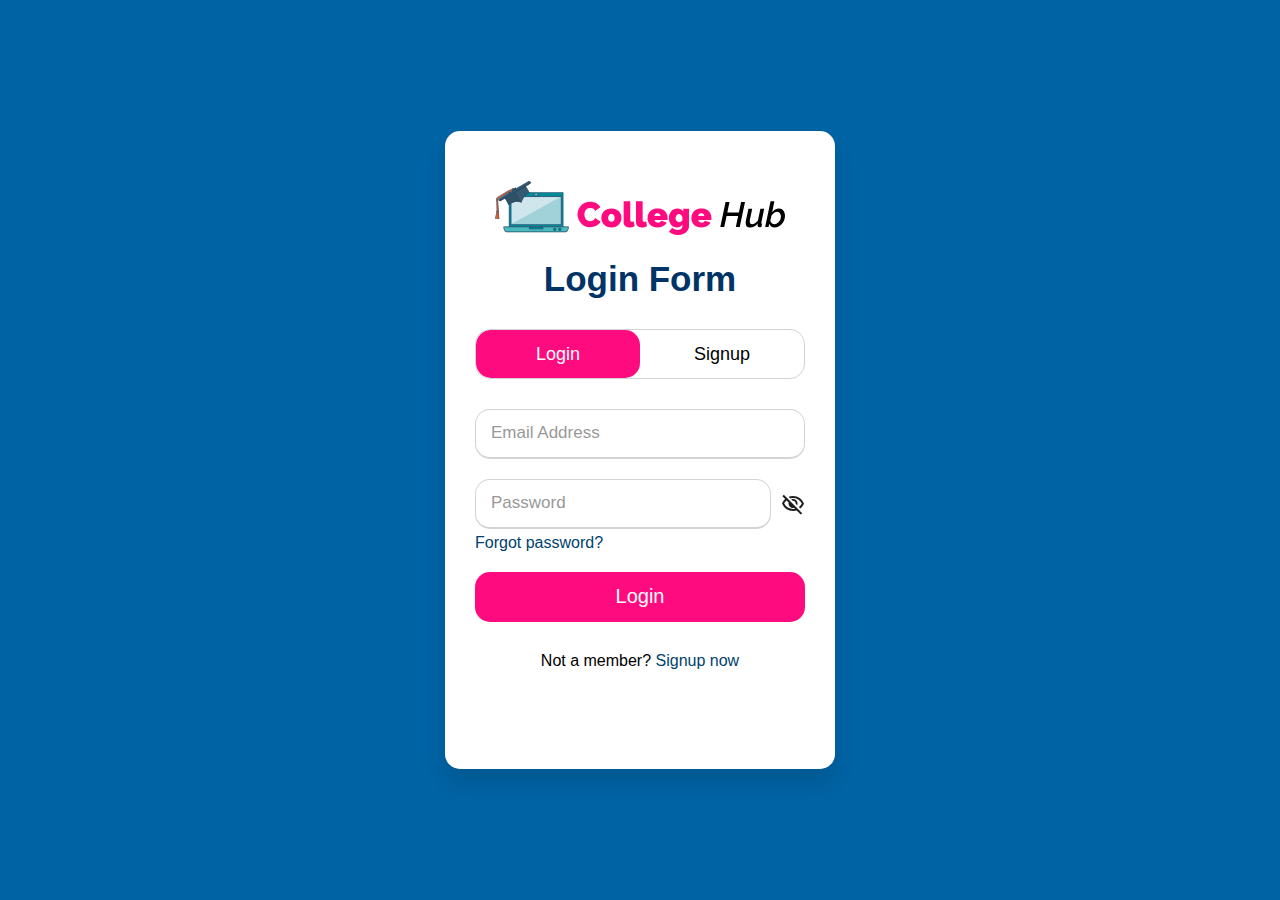
<file: sign-up.html>
<!DOCTYPE html>
<html lang="en">

<head>
    <meta charset="UTF-8">
    <meta name="viewport" content="width=device-width, initial-scale=1.0">
    <link rel="stylesheet" href="style.css">
    <link rel="stylesheet" href="utility.css">
    <link rel="stylesheet" href="psudo.css">
    <link rel="stylesheet" href="animation.css">
    <link rel="stylesheet" href="responsive.css">
    <link rel="stylesheet" href="mobile.css">
    <link rel="stylesheet" href="sign-up.css">
    <link href="https://unpkg.com/aos@2.3.1/dist/aos.css" rel="stylesheet">
    <link rel="shortcut icon" href="svg/logofavicon.svg" type="image/x-icon">
    <script src="https://www.gstatic.com/firebasejs/10.12.0/firebase-app.js"></script>
    <script src="https://www.gstatic.com/firebasejs/10.12.0/firebase-auth.js"></script>
    <script type="module" src="firebase.js"></script>
    <title>Signup collegehub</title>
</head>

<body>
    <div class="wrapper">
        <img src="SVG/logoothers.svg" alt="" id="logo-signup">
        <div class="title-text">
            <div class="title login">Login Form</div>
            <div class="title signup">Signup Form</div>
        </div>
        <div class="form-container">
            <div class="slide-controls">
                <input type="radio" name="slide" id="login" checked>
                <input type="radio" name="slide" id="signup">
                <label for="login" class="slide login">Login</label>
                <label for="signup" class="slide signup">Signup</label>
                <div class="slider-tab"></div>
            </div>
            <div class="form-inner">
                <form action="#" class="login">
                    <div id="signInMessage" class="messageDiv" style="display:none;"></div>
                    <div class="field">
                        <input type="text" id="email" placeholder="Email Address" required>
                    </div>
                    <div class="field toggle-eye">
                        <input type="password" id="password" placeholder="Password" required>
                        <img src="SVG/eyeoff.svg" alt="" class="" id="eyeoff">
                        <img src="SVG/eyeon.svg" alt="" class="none" id="eyeon">
                    </div>
                    <div class="pass-link"><a href="#" id="reset">Forgot password?</a></div>
                    <div class="field btn">
                        <div class="btn-layer"></div>
                        <input type="submit" value="Login" id="submitSignIn">
                    </div>
                    <div class="signup-link">Not a member? <a href="">Signup now</a></div>
                </form>

                <!-- sign up side -->
                <form action="#" class="signup">
                    <div id="signUpMessage" class="messageDiv" style="display:none;"></div>
                    <div class="field">
                        <input type="text" id="fName" placeholder="Full Name" required>
                    </div>
                    <div class="field">
                        <input type="text" id="rEmail" placeholder="Email Address" required>
                    </div>
                    <div class="field">
                        <select id="stream" required>
                            <option value="">Select Stream</option>
                            <option value="BSc">B.Sc</option>
                            <option value="BCom">B.Com</option>
                            <option value="BA">B.A</option>
                            <option value="Msc">M.Sc</option>
                            <option value="Ma">M.A</option>
                            <option value="Bed">B.Ed</option>
                            <option value="Other">Other</option>
                        </select>
                    </div>
                    <div class="field toggle-eye">
                        <input id="rPassword" type="password" placeholder="Password" required>
                        <img src="SVG/eyeoff.svg" alt="" class="" id="eyeoff-2">
                        <img src="SVG/eyeon.svg" alt="" class="none" id="eyeon-2">
                    </div>
                    <div class="field btn">
                        <div class="btn-layer"></div>
                        <input type="submit" value="Signup" id="submitSignUp">
                    </div>
                </form>
            </div>
        </div>
    </div>


    <script src="app.js"></script>
    <script src="sign-up.js"></script>
    <script src="animation.js"></script>
    <script src="https://unpkg.com/@lottiefiles/lottie-player@latest/dist/lottie-player.js"></script>
    <script src="https://unpkg.com/@dotlottie/player-component@2.7.12/dist/dotlottie-player.mjs" type="module"></script>
    <script src="https://unpkg.com/aos@2.3.1/dist/aos.js"></script>
    <script>
        AOS.init();
    </script>
</body>

</html>
</file>
<file: style.css>
@import url("https://fonts.googleapis.com/css2?family=Montserrat:ital,wght@0,100..900;1,100..900&family=Raleway:ital,wght@0,100..900;1,100..900&display=swap");

* {
  margin: 0;
  padding: 0;
  box-sizing: border-box;
  font-family: "Montserrat", sans-serif;
}

html,
body {
  overflow-x: hidden;
}

header {
  height: 45px;
  width: 100%;
}

.mobile-hamburger {
  display: none !important;
}

.navbar {
  background-color: #0063a4;
  padding: 10px 20px;
  width: 100vw !important;
  position: fixed;
  z-index: 999;
}

.navbar > div {
  display: flex;
  justify-self: flex-start;
}

.navbar > div > img {
  width: 18vw;
}

.rightnav {
  margin-left: auto;
  gap: 30px;
  padding: 0px 20px;
  display: flex;
  align-items: center;
}

.rightnav a {
  text-decoration: none;
  color: white;
  font-weight: 600;
}

.loginbtn {
  padding: 10px 15px;
  background-color: #ff0b80;
  border-radius: 25px;
  outline: none;
  border: none;
  color: white;
  font-weight: 700;
  gap: 10px;
  font-size: 1rem;
}

.links {
  gap: 5px;
}

.nav-icons {
  height: 30px;
  border-radius: 50%;
}

.main-hero {
  background-color: #0063a4;
  padding: 20px 60px;
}

#logo-hero {
  width: 30vw;
}
.main-hero-right {
  width: 50vw;
  margin-left: auto;
}

.main-hero-right img {
  width: 50vw;
}

.main-hero-left {
  padding: 20px;
  flex-direction: column;
  color: white;
}

.main-hero-left-one {
  font-size: 3.5rem;
  font-weight: 600;
}

.main-hero-left-two {
  font-size: 2.5rem;
}

.hero-after {
  /* height: 50px; */
  width: 100%;
  background-color: #ff0b80;
  justify-content: space-evenly;
  padding: 15px 0px;
}

.hero-after div {
  flex-direction: column;
  padding: 5px 10px;
}

.hero-after-one {
  font-size: 2rem;
  color: white;
  font-weight: 700;
}

.hero-after-two {
  font-size: 1rem;
  color: white;
  font-weight: 600;
}

.important-links-container {
  padding: 20px 60px;
  gap: 20px;
}

.welcome {
  font-size: 2rem;
  font-weight: 700;
  color: #ff0b80;
}

.welcome span {
  font-size: 1.5rem;
  font-weight: 600;
  color: #00426d;
}

.call {
  font-size: 1.1rem !important;
}

.ul-container {
  width: 100%;
  justify-content: space-between;
}

.ul-container li {
  box-shadow: 4px 4px 2px black;
  border: 0.5px black solid;
  color: #ff0b80;
  width: 100%;
  padding: 10px 20px;
  font-size: 1.5rem;
  font-weight: 600;
  border-radius: 10px;
  justify-content: space-between;
}

.ul-container a {
  font-weight: 500;
}

.important-links-container ul {
  /* border: 2px red solid; */
  width: 60vw;
  align-self: start;
  gap: 10px;
}

.important-links-container h3 {
  color: #2b2b2b;
  font-size: 3rem;
  align-self: self-start;
  width: 60vw;
  text-align: center;
}

.welcome img {
  width: 30vw;
  border-radius: 50%;
}

.choose-us {
  padding: 20px 80px;
  gap: 25px;
}

.choose-us-container {
  gap: 25px;
  padding: 20px 40px;
}

.choose-us h3 {
  color: #2b2b2b;
  font-size: 3rem;
}

.choose-us-img img {
  width: 20vw;
  padding: 10px;
}

.choose-us-one {
  width: 40vw;
  gap: 25px;
  text-align: justify;
  padding: 20px;
}

.choose-us-one h4 {
  font-size: 1.75rem;
  color: #2b2b2b;
  text-align: left;
}

.choose-us-one p {
  color: #2b2b2b;
  font-size: 1.4rem;
}

.choose-us-img-2 img {
  width: 25vw;
  padding: 10px;
}

.green-tutorials {
  background-color: #00a17f;
  padding: 20px 80px;
  color: white;
  gap: 15px;
}

.green-tutorials h4 {
  font-size: 1.75rem;
  padding: 10px;
}

.green-tutorials p {
  font-size: 1.4rem;
  padding: 10px 40px;
  text-align: center;
  width: 67vw;
}

.green-img {
  width: 60vw;
}

.grid {
  width: 100%;
  padding: 60px;
}

.grid-parent {
  display: grid;
  grid-template-columns: repeat(2, 1fr);
  grid-template-rows: repeat(2, 1fr);
  grid-column-gap: 50px;
  grid-row-gap: 50px;
  justify-items: center;
  align-items: center;
  text-align: center;
  /* width: 50vw; */
  margin: auto;
}

.grid-div-flex {
  display: flex;
  justify-content: center;
  align-items: center;
  flex-direction: column;
}

.grid-div1 {
  grid-area: 1 / 1 / 2 / 2;
}
.grid-div2 {
  grid-area: 1 / 2 / 2 / 3;
}
.grid-div3 {
  grid-area: 2 / 1 / 3 / 2;
}
.grid-div4 {
  grid-area: 2 / 2 / 3 / 3;
}

.grid-div-img img {
  padding: 10px;
  width: 20vw;
}

.grid-div-h {
  width: 30vw;
  font-size: 1.2rem;
}

#grid-h4 {
  font-size: 1.7rem;
}

.grid-div-p {
  padding: 10px 20px;
  width: 30vw;
  font-size: 1rem;
  text-align: justify;
}

.people-container {
  background-color: #ff0b80;
  margin-top: 100px;
  padding: 40px 50px 0px 50px;
  width: 100%;
}

.people-container img {
  width: 50%;
}

.people-container h5 {
  color: white;
  font-size: 2rem;
  font-weight: 600;
  padding: 20px;
}

.people-msg {
  padding: 20px;
  width: 45vw;
  justify-content: space-evenly;
  gap: 20px;
}

.msg {
  font-size: 1.2rem;
  font-weight: 500;
  color: white;
  text-align: left;
}

.people {
  font-size: 1.2rem;
  font-weight: 500;
  color: white;
  text-align: left;
}

.dowanload-container {
  background-color: #fcba4d;
  padding-top: 50px;
}

.dowanload-parent {
  display: grid;
  grid-template-columns: repeat(3, 1fr);
  grid-template-rows: repeat(1, 1fr);
  gap: 15px;
  /* border: black 2px solid; */
}

.dowanload-div-3 img {
  width: 20vw;
}

.dowanload-div-2 {
  gap: 15px;
  text-align: center;
}

.dowanload-div-2 span {
  line-height: 20px;
}

.dowanload-div-2 h4 {
  font-size: 2rem;
}

.dowanload-div-1 img {
  width: 20vw;
}

.dowanload {
  gap: 15px;
}

.dowanload img {
  width: 10vh;
  border-radius: 50%;
}

footer {
  background-color: #0063a4;
  padding: 20px 20px 0px 20px;
}

.footer-grid {
  display: grid;
  grid-template-columns: repeat(3, 1fr);
  grid-template-rows: repeat(1, 1fr);
  gap: 10px;
}

.footer-grid-div-1 {
  padding: 20px;
  gap: 5px;
}

.footer-img img {
  width: 20vw;
}

.footer-grid-div-1 span {
  padding-right: 80px;
  font-size: 1.2rem;
  color: white;
}

.icons {
  gap: 10px;
}

.footer-grid-div-2 {
  gap: 15px;
  padding: 20px;
}

.footer-grid-div-2 li {
  list-style-type: none;
  padding: 5px 0px;
}

.footer-grid-div-2 li a {
  text-decoration: none;
  color: white;
  cursor: pointer;
}

.footer-h4 {
  color: white;
  font-size: 1.4rem;
}

.footer-grid-div-3 {
  gap: 15px;
  padding: 20px;
}

.phone {
  gap: 5px;
  font-weight: 600;
  color: white;
}

.end {
  background-color: #ff0b80;
  padding: 10px;
}

.end-img {
  text-decoration: none;
  font-size: 1.2rem;
  color: white;
  font-weight: 700;
  gap: 10px;
}

.endcopy {
  background-color: #00426d;
  padding: 20px;
}

.profile-after {
  background-color: #ffffff;
  position: absolute;
  padding: 20px 20px;
  /* padding-top: 40px; */
  border-radius: 30px;
  margin-top: 28px;
  gap: 10px;
  z-index: 998;
  box-shadow: 5px 5px 10px black;
}

#opendash {
  position: fixed;
  z-index: 997;
}

.img-dash {
  font-size: 1.5rem !important;
}

.img-dash img {
  width: 200px;
}

#dashboard {
  color: white;
  cursor: pointer;
  font-weight: 700;
}

#dashboard-m {
  color: white;
  cursor: pointer;
  font-weight: 700;
}

.profile-after span {
  font-weight: 400;
}

.profile-after h1 {
  color: #ff0b80;
}

.profile-after div {
  font-size: 1rem;
  color: #0063a4;
  font-weight: 800;
}

.profile-section {
  width: 85vw;
  justify-content: flex-end;
}

.profile-after a {
  text-decoration: none;
}

.btnstyle {
  padding: 10px 20px;
  color: white;
  font-size: 1.2rem;
  font-weight: 600;
  background-color: #ff0b80;
  border-radius: 50px;
  outline: none;
  border: none;
  box-shadow: 4px 4px 10px black;
}

#login {
  width: 100%;
}

#login-msg {
  text-align: center;
  color: #00a17f;
}

.btnstyle img {
  height: 30px;
  width: 30px;
}

/* forums */
.form-container2 {
  display: flex;
  flex-direction: column;
  align-items: center;
  gap: 10px;
}

.form-f {
  gap: 10px;
  width: 60vw;
  background-color: white;
  border-radius: 15px;
  padding: 30px 60px;
  box-shadow: 5px 5px 10px #00426d, -3px -3px 10px #00426d;
}

.form-container2 label {
  font-weight: 700;
  font-size: 2rem;
  color: #0063a4;
  padding: 20px 0px;
}

.form-f input,
.form-f select {
  height: 50px;
  width: 100%;
  outline: none;
  padding-left: 15px;
  border-radius: 15px;
  border: 1.5px solid rgb(0, 0, 0);
  border-bottom-width: 2px;
  font-size: 17px;
  box-shadow: 4px 4px 8px black;
}

.form-f input:focus {
  outline: none;
  border: 2px solid #007bff; /* or transparent */
  box-shadow: 0 0 8px 2px rgba(0, 123, 255, 0.6);
  transition: 0.3s ease;
}

#dash-cross {
  width: 30px;
  align-self: flex-end;
}

#btn-submit {
  margin-top: 20px;
  border-radius: 50px;
  background-color: #0063a4;
  outline: none;
  border: none;
  font-size: 1.2rem;
  color: #ffff;
  font-weight: 700;
  padding: 20px 60px;
  box-shadow: 4px 4px 8px black;
}

/* about page css */

.about-main {
  padding: 2rem;
}

.about-hero h1 {
  font-size: 2.5rem;
  color: #0063a4;
}

.about-section {
  max-width: 800px;
  text-align: center;
}

.about-section ul {
  list-style: none;
  padding: 0;
}

.about-section ul li {
  margin: 0.5rem 0;
  font-weight: bold;
}

.founder img {
  width: 150px;
  border-radius: 50%;
  margin: 1rem 0;
}

/* about.css – Matching College Hub Theme */

.about-main {
  padding: 4rem 0rem;
  background-color: #f5f9ff;
  color: #1e1e1e;
  font-family: "Poppins", sans-serif;
}

.about-hero {
  text-align: center;
}

.about-hero h1 {
  font-size: 3rem;
  color: #0063a4;
  font-weight: bold;
}

.about-hero p {
  font-size: 1.2rem;
  color: #333;
  margin-top: 0.5rem;
  margin-bottom: 2rem;
}

.about-content {
  max-width: 900px;
  margin: 0 auto;
  display: flex;
  flex-direction: column;
  gap: 3rem;
}

.about-section {
  background-color: white;
  padding: 2rem;
  border-radius: 16px;
  box-shadow: 0 4px 20px rgba(0, 99, 164, 0.1);
  transition: transform 0.3s ease;
}

.about-section:hover {
  transform: translateY(-4px);
}

.about-section h2 {
  color: #0063a4;
  font-size: 1.8rem;
  margin-bottom: 1rem;
}

.about-section p,
.about-section ul {
  font-size: 1rem;
  color: #333;
  line-height: 1.6;
}

.about-section ul {
  padding-left: 1.2rem;
}

.about-section ul li {
  list-style: "📘 ";
  margin-bottom: 0.5rem;
  font-weight: 500;
}

.about-section button {
  padding: 0px !important;
}

.founder {
  text-align: center;
  padding: 2rem 1rem;
}

.founder img {
  width: 140px;
  height: 140px;
  border-radius: 50%;
  object-fit: cover;
  box-shadow: 0 0 10px rgba(0, 99, 164, 0.3);
  margin-bottom: 1rem;
}

.founder strong {
  color: #0063a4;
  font-size: 1.2rem;
}

.founder span {
  display: block;
  margin-top: 0.5rem;
  color: #444;
  font-style: italic;
  font-weight: 500;
}

.about-call {
  color: #00a17f !important;
  font-weight: 700 !important;
  font-style: normal !important;
}

#about-img {
  width: 250px;
  padding-bottom: 20px;
}

#installBtn {
  background-color: #ff0b80;
  color: white;
  font-weight: 700;
  font-size: 1rem;
  border: none;
  padding: 10px 20px;
  border-radius: 30px;
  cursor: pointer;
  align-items: center;
  gap: 10px;
  margin: 20px auto;
}

/* feedback */
.feedback {
  gap: 15px;
}

.feedback input,
textarea {
  width: 100%;
  height: 2.5rem;
  outline: none;
  padding-left: 15px;
  border-radius: 15px;
  border: none;
  border-bottom-width: 2px;
  font-size: 17px;
  box-shadow: 4px 4px 8px black;
}

.feedback textarea {
  padding: 10px 15px;
  min-height: 120px;
  max-height: 300px;
}

.feedback input:focus {
  outline: none;
  border: 2px solid #007bff; /* or transparent */
  box-shadow: 0 0 8px 2px rgba(0, 123, 255, 0.6);
  transition: 0.3s ease;
}

.feedback textarea:focus {
  outline: none;
  border: 2px solid #007bff; /* or transparent */
  box-shadow: 0 0 8px 2px rgba(0, 123, 255, 0.6);
  transition: 0.3s ease;
}

.feedback button {
  padding: 15px 30px;
  border-radius: 20px;
  box-shadow: 5px 3px 8px black;
  outline: none;
  border: none;
  background-color: #00426d;
  color: #ffffff;
  font-size: 1.2rem;
  font-weight: 600;
}

.userdata {
  gap: 10px;
}

/* Front Page */
.frame-frontpage {
  width: 500px;
  height: 600px;
  border-radius: 20px;
  padding: 10px;
}

.img-d-p {
  /* border-radius: 0px !important;  */
  height: 30px !important;
  width: 30px !important;
}

.error404 {
  padding-top: 50px;
}

.error404 p {
  font-size: 2rem;
  padding: 10px;
  text-align: center;
  font-weight: 600;
  color: red;
}

.slide-img img {
  height: 50px;
  width: 50px;
}

.card-info {
  display: flex;
  justify-content: center;
  align-items: center;
  background-color: #f5f9ff;
  box-shadow: 4px 4px 15px black;
  flex-direction: column;
  max-height: 300px;
  min-height: 200px;
  max-width: 250px;
  min-width: 150px;
  gap: 10px;
  padding: 10px;
  border-radius: 10px;
}

.card-container {
  position: relative;
  gap: 1rem;
  width: 100%;
  padding: 20px 10px;
  overflow: hidden;
  -webkit-mask-image: linear-gradient(
    90deg,
    transparent,
    white 20%,
    #fff 80%,
    transparent
  );
}

.card-info img {
  width: 50px;
}

.card-info span {
  color: #0063a4;
  font-weight: 700;
  text-align: center;
  font-size: 1.2rem;
}


.scroll-track {
  position: relative;
  display: flex;
  gap: 15px;
  animation: scroll2 15s linear infinite;
}

@keyframes scroll2 {
  0% {
    transform: translateX(50%);
  }
  100% {
    transform: translateX(-50%);
  }
}
</file>
<file: utility.css>
.flex {
  display: flex;
}

.justify {
  justify-content: center;
}

.align {
  align-items: center;
}

.column {
  flex-direction: column;
}

.test {
  border: 2px solid red;
}

.gap-people {
  gap: 15px;
}

#my-name {
  color: #ff0b80;
  font-weight: 700;
}

.invert {
  filter: invert(1);
}

.none {
  display: none;
}

.loader {
  background-color: white;
  position: absolute;
  display: flex;
  justify-content: center;
  align-items: center;
  width: 100%;
  height: 100vh;
  z-index: 999999999;
}
</file>
<file: psudo.css>
.rightnav a:hover {
  text-decoration: none;
  color: white;
  font-weight: 700;
}
</file>
<file: animation.css>
.typing-container {
      font-size: 2rem;
      display: flex;
      background-color: #ff0b80;
      padding: 10px;
      border-radius: 15px;
      margin-top: 15px;
      width: fit-content;
    }

    .cursor {
      animation: blink 0.7s infinite;
      color: #0063a4;
      margin-left: 4px;
    }

    @keyframes blink {
      0%   { opacity: 1; }
      50%  { opacity: 0; }
      100% { opacity: 1; }
    }

    .text{
        font-weight: 600;
    }
</file>
<file: responsive.css>
@media (min-width: 601px) and (max-width: 1066px) {
  .mobile-hamburger {
    display: none !important;
  }

  .rightnav {
    gap: 15px;
    padding: 0px;
    font-size: 0.7rem;
  }

  .nav-icons {
    height: 15px;
  }

  .loginbtn {
    font-size: 0.7rem;
  }

  .navbar > div > img {
    width: 20vw;
  }

  .navbar {
    padding: 10px;
    width: 100vw !important;
    justify-content: space-between !important;
  }

  .main-hero {
    padding: 20px;
  }

  .hero-after {
    padding: 0px;
  }

  .hero-after-one {
    font-size: 1.5rem;
  }

  .hero-after-two {
    font-size: 0.8rem;
  }

  .main-hero-left-one {
    font-size: 1.88rem;
  }

  .main-hero-left-two {
    font-size: 1.2rem;
  }

  .typing-container {
    font-size: 1.1rem;
  }

  .important-links-container h3 {
    font-size: 2.2rem !important;
  }

  .ul-container li {
    font-size: 1.125rem;
  }

  .welcome {
    font-size: 1.5rem;
  }

  .welcome span {
    font-size: 1rem;
  }

  .call {
    font-size: 0.9rem !important;
  }

  .choose-us h3 {
    font-size: 2rem;
  }

  .choose-us-one {
    width: 55vw;
    gap: 10px;
  }

  .choose-us-one p {
    font-size: 1rem;
  }

  .choose-us-one h4 {
    font-size: 1.4rem;
    text-align: left;
  }

  .choose-us-container {
    gap: 10px;
  }

  .green-tutorials h4 {
    font-size: 1.4rem;
  }

  .green-tutorials p {
    font-size: 1rem;
  }

  .green-tutorials {
    gap: 0px;
  }

  .grid-parent {
    grid-row-gap: 20px;
    grid-column-gap: 20px;
  }

  .grid-div-p {
    width: 40vw;
    padding: 10px;
    font-size: 0.9rem;
  }

  .people-container {
    padding: 20px;
  }

  .people-container img {
    width: 70%;
  }

  .people-msg {
    width: inherit;
  }

  .dowanload-parent {
    display: flex;
    justify-content: center;
    flex-direction: column;
    align-items: center;
  }

  .dowanload-container {
    padding-top: 0px;
  }
  .dowanload-div-1 img {
    border-radius: 50%;
    width: 40vw;
  }

  .dowanload-div-3 img {
    width: 35vw;
  }

  .footer-grid {
    display: flex;
    justify-content: center;
    align-items: center;
    flex-wrap: wrap;
    column-gap: 20vw;
  }

  .footer-grid-div-1 {
    justify-content: center;
    align-items: center;
    width: 100%;
  }

  .footer-grid-div-1 span {
    padding: 0px;
    width: 40vw;
  }

  .icons a img {
    width: 4.5vw;
  }

  .footer-img img {
    width: 40vw;
  }

  .endcopy {
    padding: 10px;
  }

  .end-img {
    font-size: 0.9rem;
  }

  /* page-2 */
  /* study-page  */

  .study-1 h3 {
    font-size: 1.4rem !important;
  }

  .study-1 span {
    font-size: 1.1rem !important;
  }

  .material div {
    font-size: 1.5rem !important;
  }

  .study-3-ul {
    width: 90vw !important;
  }

  .drop-down-1 {
    width: 90vw !important;
  }

  .select-section span {
    font-size: 0.8rem !important;
    width: 110px !important;
  }

  .study-3 label {
    font-size: 1.5rem !important;
  }

  .study-3-links {
    font-size: 1.2rem;
  }

  .full-name {
    font-size: 0.9rem !important;
  }

  .li-main img {
    height: 30px !important;
  }

  .drop-down-1-li {
    font-size: 1rem;
  }

  .drop-down-1-li img {
    width: 30px !important;
  }

  .sem li {
    font-size: 0.9rem !important;
  }

  .sem li a {
    font-size: 0.9rem !important;
  }

  .sem li a img {
    height: 25px !important;
  }

  .form-f {
    width: 90vw;
  }

  #btn-submit {
    padding: 15px 50px !important;
  }
}

/* mobile - responsive */

@media (min-width: 1px) and (max-width: 600px) {
  .mobile-hamburger {
    display: flex !important;
    /* width: 100% !important; */
  }

  .rightnav {
    display: none !important;
  }

  .navbtn {
    height: 30px;
  }

  .navbar > div > img {
    width: 45vw;
  }

  .navbar {
    padding: 10px 20px;
    /* margin-left: auto; */
    justify-content: space-between !important;
    width: 100vw !important;
  }

  #dashboard-m {
    margin-right: 15px !important;
  }

  .main-hero {
    padding: 10px 10px 0px 10px;
    flex-direction: column;
    align-items: center;
    justify-content: center;
  }

  .main-hero-left {
    padding: 10px;
    text-align: center;
    align-items: center;
  }
  .main-hero-right {
    width: 100%;
    margin: 0px;
    display: flex;
    justify-content: center;
    align-items: center;
  }
  .main-hero-right img {
    width: 70vw;
  }

  .hero-after-one {
    font-size: 1.2rem;
  }

  .hero-after-two {
    font-size: 0.8rem;
  }

  #logo-hero {
    width: 46vw;
  }
  .main-hero-left-one {
    font-size: 2.4rem;
  }

  .main-hero-left-two {
    font-size: 1.8rem;
  }

  .typing-container {
    font-size: 1.65rem;
    margin-top: 10px;
  }

  .important-links-container {
    padding: 15px;
  }

  .important-links-container h3 {
    padding-top: 15px;
    font-size: 2rem !important;
  }

  .important-links-container ul {
    width: 100%;
  }

  .important-links-container li {
    font-size: 1rem;
    padding: 10px 15px;
  }

  .important-links-container h3 {
    width: 100%;
  }
  .welcome img {
    width: 70vw;
  }
  .important-links-container li {
    font-size: 0.9rem;
  }
  .ul-container {
    flex-direction: column;
    gap: 50px;
  }

  .choose-us {
    padding: 15px;
  }

  .choose-us-img img {
    width: 60vw;
  }

  .choose-us h3 {
    font-size: 1.8rem;
  }

  .choose-us-one {
    width: 80vw;
    padding: 5px;
    gap: 10px;
  }

  .choose-us-one p {
    font-size: 0.75rem;
  }

  .choose-us-one h4 {
    font-size: 1.1rem;
    text-align: left;
  }

  .choose-us-container {
    gap: 10px;
    padding: 10px;
    flex-direction: column;
  }

  .green-tutorials h4 {
    font-size: 1.4rem;
  }

  .green-tutorials p {
    font-size: 1rem;
    padding: 10px 5px;
  }

  .green-tutorials {
    gap: 0px;
    padding: 20px;
  }

  .grid {
    padding: 10px;
  }

  .grid-div-h {
    width: 100%;
    font-size: 1rem;
  }

  .grid-parent {
    grid-row-gap: 10px;
    grid-column-gap: 10px;
  }

  .grid-div-p {
    width: 40vw;
    padding: 10px;
    text-align: left;
    font-weight: 500;
    font-size: 0.75rem;
  }

  .grid-div-img img {
    padding: 10px;
    width: 30vw;
  }
  .people-container {
    padding: 20px;
    margin-top: 0px;
  }

  .people-container h5 {
    font-size: 1.5rem;
    text-align: center;
  }

  .people-container img {
    width: 35vw;
  }

  .msg {
    font-size: 1.1rem;
    text-align: center;
  }

  .people {
    text-align: center;
  }

  .people-msg {
    width: inherit;
    padding: 10px;
  }

  .feedback {
    width: 90vw;
  }

  .feedback textarea {
    width: 90vw !important;
    height: 170px !important;
  }

  .gap-people {
    gap: 5px;
    flex-direction: column;
  }

  .dowanload-parent {
    display: flex;
    justify-content: center;
    flex-direction: column;
    align-items: center;
    padding: 15px;
  }
  .dowanload img {
    width: 30px;
  }
  .dowanload-container {
    padding-top: 0px;
  }
  .dowanload-div-1 img {
    border-radius: 50%;
    width: 40vw;
  }
  .dowanload-div-2 h4 {
    font-size: 1.2rem;
  }

  .dowanload-div-2 span {
    font-size: 0.8rem;
  }

  .dowanload-div-3 img {
    width: 35vw;
  }

  .footer-grid {
    display: flex;
    align-items: center;
    flex-wrap: wrap;
    column-gap: 20vw;
  }

  .footer-grid-div-1 {
    justify-content: center;
    width: 100%;
  }

  .footer-grid-div-1 span {
    padding: 0px;
  }

  .footer-img img {
    width: 50vw;
  }

  .icons a img {
    width: 8.5vw;
  }

  .endcopy {
    padding: 10px;
  }

  .end-img {
    font-size: 0.9rem;
  }

  /* page-2 */
  /* study-page  */

  .study-1 h3 {
    font-size: 1.4rem !important;
  }

  .study-1 span {
    font-size: 1.1rem !important;
  }

  .material div {
    font-size: 1.5rem !important;
  }

  .study-3-ul {
    width: 90vw !important;
    padding: 20px 0px !important;
  }

  .drop-down-1 {
    width: 90vw !important;
    padding: 5px !important;
  }

  .select-section span {
    font-size: 0.8rem !important;
    width: 110px !important;
  }

  .study-3 label {
    font-size: 1.5rem !important;
  }

  .study-3-links {
    font-size: 1.2rem;
  }

  .full-name {
    font-size: 0.9rem !important;
  }

  .li-main img {
    height: 25px !important;
  }

  .drop-down-1-li {
    font-size: 1rem;
  }

  .drop-down-1-li img {
    width: 25px !important;
  }

  .sem li {
    font-size: 0.9rem !important;
  }

  .sem li a {
    font-size: 0.9rem !important;
  }

  .sem li a img {
    height: 25px !important;
  }

  .form-f {
    width: 95vw;
    padding: 30px 20px;
  }

  .form-container2 label {
    font-size: 1.8rem;
  }

  #btn-submit {
    padding: 15px 50px !important;
  }

  .frame-frontpage {
    width: 90vw;
    height: 500px;
  }
}

/* low-end mobile  */

/* @media (min-width: 1px) and (max-width: 319px) {
  .mobile-hamburger {
    display: flex !important;
    width: 100%;
    justify-content: flex-end;
  }
  .rightnav {
    display: none !important;
  }
  .navbtn {
    height: 30px;
  }

  .navbar > div > img {
    width: 45vw;
  }

  .navbar {
    padding: 10px 20px;
    width: 100vw !important;
    justify-content: space-between !important;
  }

  .main-hero {
    padding: 10px 10px 0px 10px;
    flex-direction: column;
    align-items: center;
    justify-content: center;
  }

  .main-hero-left {
    padding: 10px;
    text-align: center;
    align-items: center;
  }
  .main-hero-right {
    width: 100%;
    margin: 0px;
    display: flex;
    justify-content: center;
    align-items: center;
  }
  .main-hero-right img {
    width: 70vw;
  }

  .hero-after-one {
    font-size: 1.2rem;
  }

  .hero-after-two {
    font-size: 0.8rem;
  }

  #logo-hero {
    width: 46vw;
  }
  .main-hero-left-one {
    font-size: 2.4rem;
  }

  .main-hero-left-two {
    font-size: 1.8rem;
  }

  .typing-container {
    font-size: 1.65rem;
    margin-top: 10px;
  }

  .important-links-container {
    padding: 15px;
  }

  .important-links-container h3 {
    padding-top: 15px;
    font-size: 2rem !important;
  }

  .important-links-container ul {
    width: 100%;
  }

  .important-links-container li {
    font-size: 1rem;
    padding: 10px 15px;
  }

  .important-links-container h3 {
    width: 100%;
  }
  .welcome img {
    width: 70vw;
  }
  .important-links-container li {
    font-size: 0.9rem;
  }
  .ul-container {
    flex-direction: column;
    gap: 50px;
  }

  .choose-us {
    padding: 15px;
  }

  .choose-us-img img {
    width: 30vw;
  }

  .choose-us h3 {
    font-size: 1.8rem;
  }

  .choose-us-one {
    width: 55vw;
    padding: 5px;
    gap: 10px;
  }

  .choose-us-one p {
    font-size: 0.75rem;
  }

  .choose-us-one h4 {
    font-size: 1.1rem;
    text-align: left;
  }

  .choose-us-container {
    gap: 10px;
    padding: 10px;
  }

  .green-tutorials h4 {
    font-size: 1.4rem;
  }

  .green-tutorials p {
    font-size: 1rem;
    padding: 10px 5px;
  }

  .green-tutorials {
    gap: 0px;
    padding: 20px;
  }

  .grid {
    padding: 10px;
  }

  .grid-div-h {
    width: 100%;
    font-size: 1rem;
  }

  .grid-parent {
    grid-row-gap: 10px;
    grid-column-gap: 10px;
  }

  .grid-div-p {
    width: 40vw;
    padding: 10px;
    text-align: left;
    font-weight: 500;
    font-size: 0.75rem;
  }

  .grid-div-img img {
    padding: 10px;
    width: 30vw;
  }
  .people-container {
    padding: 20px;
    margin-top: 0px;
  }

  .people-container h5 {
    font-size: 1.5rem;
    text-align: center;
  }

  .people-container img {
    width: 35vw;
  }

  .msg {
    font-size: 1.1rem;
    text-align: center;
  }

  .people {
    text-align: center;
  }

  .people-msg {
    width: inherit;
    padding: 10px;
  }

  .gap-people {
    gap: 5px;
  }

  .dowanload-parent {
    display: flex;
    justify-content: center;
    flex-direction: column;
    align-items: center;
    padding: 15px;
  }
  .dowanload img {
    width: 30px;
  }
  .dowanload-container {
    padding-top: 0px;
  }
  .dowanload-div-1 img {
    border-radius: 50%;
    width: 40vw;
  }
  .dowanload-div-2 h4 {
    font-size: 1.2rem;
  }

  .dowanload-div-2 span {
    font-size: 1rem;
  }

  .dowanload-div-3 img {
    width: 35vw;
  }

  .footer-grid {
    display: flex;
    align-items: center;
    flex-wrap: wrap;
    column-gap: 20vw;
  }

  .footer-grid-div-1 {
    justify-content: center;
    width: 100%;
  }

  .footer-grid-div-1 span {
    padding: 0px;
  }

  .footer-img img {
    width: 50vw;
  }

  .icons a img {
    width: 8.5vw;
  }

  .endcopy {
    padding: 10px;
  }

  .end-img {
    font-size: 0.9rem;
  }

  /* page-2 */
/* study-page  */

/* .study-1 h3 {
    font-size: 1.4rem !important;
  }

  .study-1 span {
    font-size: 1.1rem !important;
  }

  .material div {
    font-size: 1.5rem !important;
  }

  .study-3-ul {
    width: 90vw !important;
    padding: 20px 0px !important;
  }

  .drop-down-1 {
    width: 90vw !important;
    padding: 5px !important;
  }

  .select-section span {
    font-size: 0.8rem !important;
    width: 110px !important;
  }

  .study-3 label {
    font-size: 1.5rem !important;
  }

  .study-3-links {
    font-size: 1.2rem;
  }

  .full-name {
    font-size: 0.9rem !important;
  }

  .li-main img {
    height: 20px !important;
  }

  .drop-down-1-li {
    font-size: 1rem;
  }

  .drop-down-1-li img {
    width: 20px !important;
  }

  .sem li {
    font-size: 0.9rem !important;
  }

  .sem li a {
    font-size: 0.9rem !important;
  }

  .sem li a img {
    height: 25px !important;
  }
} */
</file>
<file: mobile.css>
.mobile-nav {
  position: absolute;
  width: 300px;
  background-color: #0063a4;
  z-index: 1000;
  padding: 20px;
  border-bottom-left-radius: 50px;
  border: 0.5px solid #ff0b80;
  border-top: none;
  gap: 10px;
  top: 9px;
}

.mobile-nav-container {
  width: 100%;
  justify-content: flex-end;
  position: fixed;
  z-index: 1000;
}

.mobile-nav ul {
  display: flex;
  flex-direction: column;
  gap: 10px;
}

.mobile-nav li {
  list-style-type: none;
  padding: 10px;
  display: flex;
  justify-content: flex-start;
}

.mobile-nav li > div {
  gap: 15px;
}

.mobile-nav-icon {
  width: 25px;
  border-radius: 50%;
}

.links-mobile {
  text-decoration: none;
  font-weight: 600;
  font-size: 1.2rem;
  color: white;
}

.loginbtnmobile {
  padding: 10px 15px;
  background-color: #ff0b80;
  border-radius: 25px;
  outline: none;
  border: none;
  color: white;
  font-weight: 700;
  gap: 10px;
  width: 100%;
  font-size: 1rem;
}

.loginbtnmobile a {
  color: white;
  text-decoration: none;
  font-weight: 600;
  font-size: 1.2rem;
}
</file>
<file: sign-up.css>
@import url("https://fonts.googleapis.com/css2?family=Montserrat:ital,wght@0,100..900;1,100..900&family=Raleway:ital,wght@0,100..900;1,100..900&display=swap");

* {
  margin: 0;
  padding: 0;
  box-sizing: border-box;
  font-family: "Montserrat", sans-serif;
}
html,
body {
  display: grid;
  height: 100%;
  width: 100%;
  place-items: center;
  background-color: #0063a4;
}
::selection {
  background: #b5ff09;
  color: #fff;
}
.wrapper {
  overflow: hidden;
  max-width: 390px;
  background: #fff;
  padding: 30px;
  border-radius: 15px;
  box-shadow: 0px 15px 20px rgba(0, 0, 0, 0.1);
}
.wrapper .title-text {
  display: flex;
  width: 200%;
}
.wrapper .title {
  width: 50%;
  color: #003366;
  font-size: 35px;
  font-weight: 600;
  text-align: center;
  transition: all 0.6s cubic-bezier(0.68, -0.55, 0.265, 1.55);
}
.wrapper .slide-controls {
  position: relative;
  display: flex;
  height: 50px;
  width: 100%;
  overflow: hidden;
  margin: 30px 0 10px 0;
  justify-content: space-between;
  border: 1px solid lightgrey;
  border-radius: 15px;
}
#logo-signup {
  width: 100%;
  padding: 20px;
}

.slide-controls .slide {
  height: 100%;
  width: 100%;
  color: #fff;
  font-size: 18px;
  font-weight: 500;
  text-align: center;
  line-height: 48px;
  cursor: pointer;
  z-index: 1;
  transition: all 0.6s ease;
}
.slide-controls label.signup {
  color: #000;
}
.slide-controls .slider-tab {
  position: absolute;
  height: 100%;
  width: 50%;
  left: 0;
  z-index: 0;
  border-radius: 15px;
  background: -webkit-linear-gradient(left, #ff0b80, #ff0b80, #ff0b80, #ff0b80);
  transition: all 0.6s cubic-bezier(0.68, -0.55, 0.265, 1.55);
}
input[type="radio"] {
  display: none;
}
#signup:checked ~ .slider-tab {
  left: 50%;
}
#signup:checked ~ label.signup {
  color: #fff;
  cursor: default;
  user-select: none;
}
#signup:checked ~ label.login {
  color: #000;
}
#login:checked ~ label.signup {
  color: #000;
}
#login:checked ~ label.login {
  cursor: default;
  user-select: none;
}
.wrapper .form-container {
  width: 100%;
  overflow: hidden;
}
.form-container .form-inner {
  display: flex;
  width: 200%;
}
.form-container .form-inner form {
  width: 50%;
  transition: all 0.6s cubic-bezier(0.68, -0.55, 0.265, 1.55);
}
.form-inner form .field {
  height: 50px;
  width: 100%;
  margin-top: 20px;
}
.form-inner form .field input,
.field select {
  height: 100%;
  width: 100%;
  outline: none;
  padding-left: 15px;
  border-radius: 15px;
  border: 1px solid lightgrey;
  border-bottom-width: 2px;
  font-size: 17px;
  transition: all 0.3s ease;
}

.field select:focus {
  border-color: #1a75ff;
  /* box-shadow: inset 0 0 3px #fb6aae; */
}

.form-inner form .field input:focus {
  border-color: #1a75ff;
  /* box-shadow: inset 0 0 3px #fb6aae; */
}
.form-inner form .field input::placeholder {
  color: #999;
  transition: all 0.3s ease;
}
form .field input:focus::placeholder {
  color: #00426d;
}
.form-inner form .pass-link {
  margin-top: 5px;
}
.form-inner form .signup-link {
  text-align: center;
  margin-top: 30px;
}
.form-inner form .pass-link a,
.form-inner form .signup-link a {
  color: #00426d;
  text-decoration: none;
}
.form-inner form .pass-link a:hover,
.form-inner form .signup-link a:hover {
  text-decoration: underline;
}
form .btn {
  height: 50px;
  width: 100%;
  border-radius: 15px;
  position: relative;
  overflow: hidden;
}
form .btn .btn-layer {
  height: 100%;
  width: 300%;
  position: absolute;
  left: -100%;
  background: -webkit-linear-gradient(
    right,
    #ff0b80,
    #ff0b80,
    #ff0b80,
    #ff0b80
  );
  border-radius: 15px;
  transition: all 0.4s ease;
}
form .btn:hover .btn-layer {
  left: 0;
}
form .btn input[type="submit"] {
  height: 100%;
  width: 100%;
  z-index: 1;
  position: relative;
  background: none;
  border: none;
  color: #fff;
  padding-left: 0;
  border-radius: 15px;
  font-size: 20px;
  font-weight: 500;
  cursor: pointer;
}

.toggle-eye {
  display: flex;
  justify-content: center;
  align-items: center;
  gap: 10px;
}

.toggle-eye img {
  filter: invert(1);
}

.messageDiv {
  background-color: hsl(327, 90%, 28%);
  color: white;
  padding: 10px 20px;
  margin: 10px;
  border-radius: 5px;
  font-size: 1rem;
  opacity: 0;
  animation: fadeOut 7s forwards;
}
</file>
